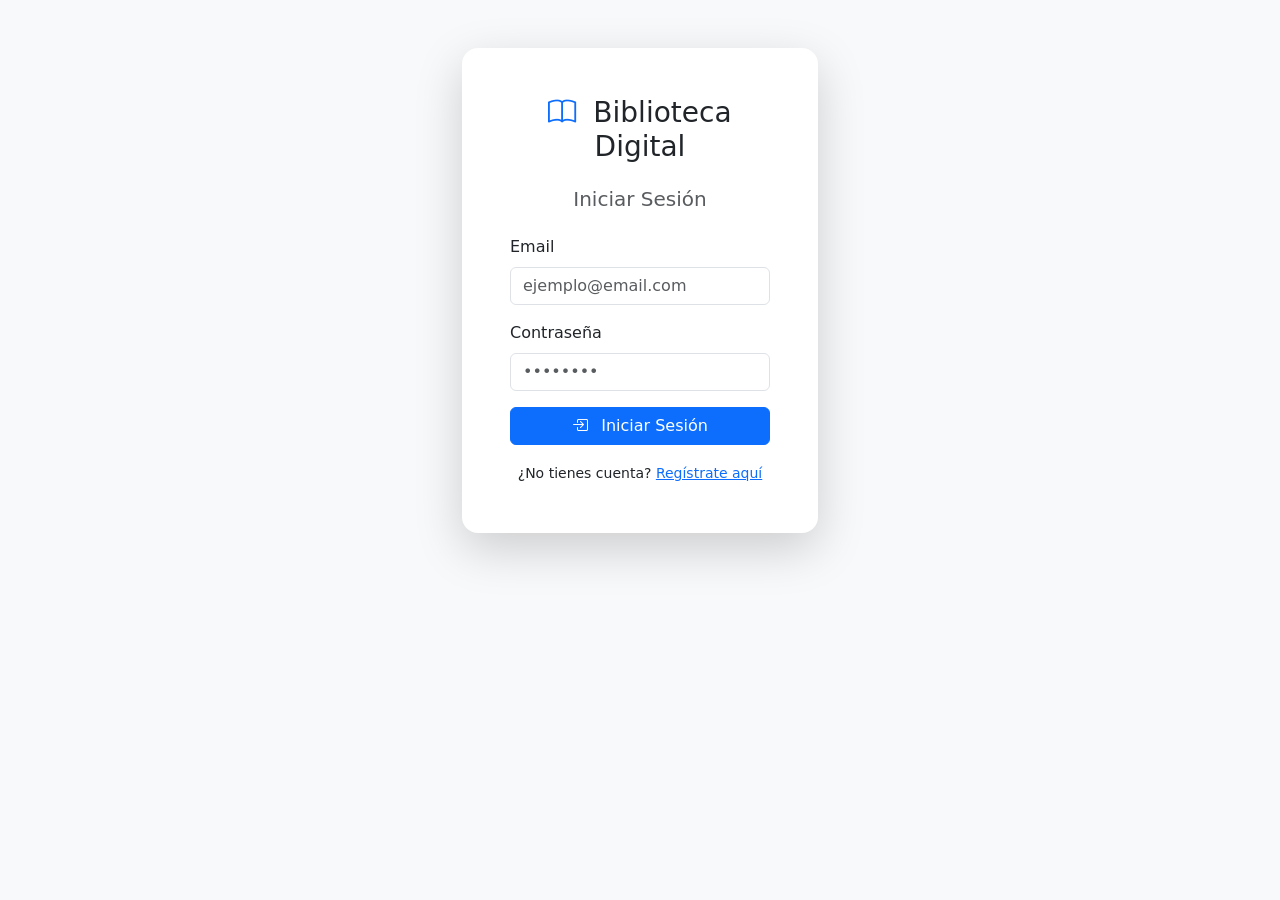
<file: index.html>
<!DOCTYPE html>
<html lang="es">
<head>
    <meta charset="UTF-8">
    <meta name="viewport" content="width=device-width, initial-scale=1.0">
    <title>Biblioteca Digital</title>
</head>
<body>
    <script>
        window.location.href = 'login.html';
    </script>
</body>
</html>
</file>
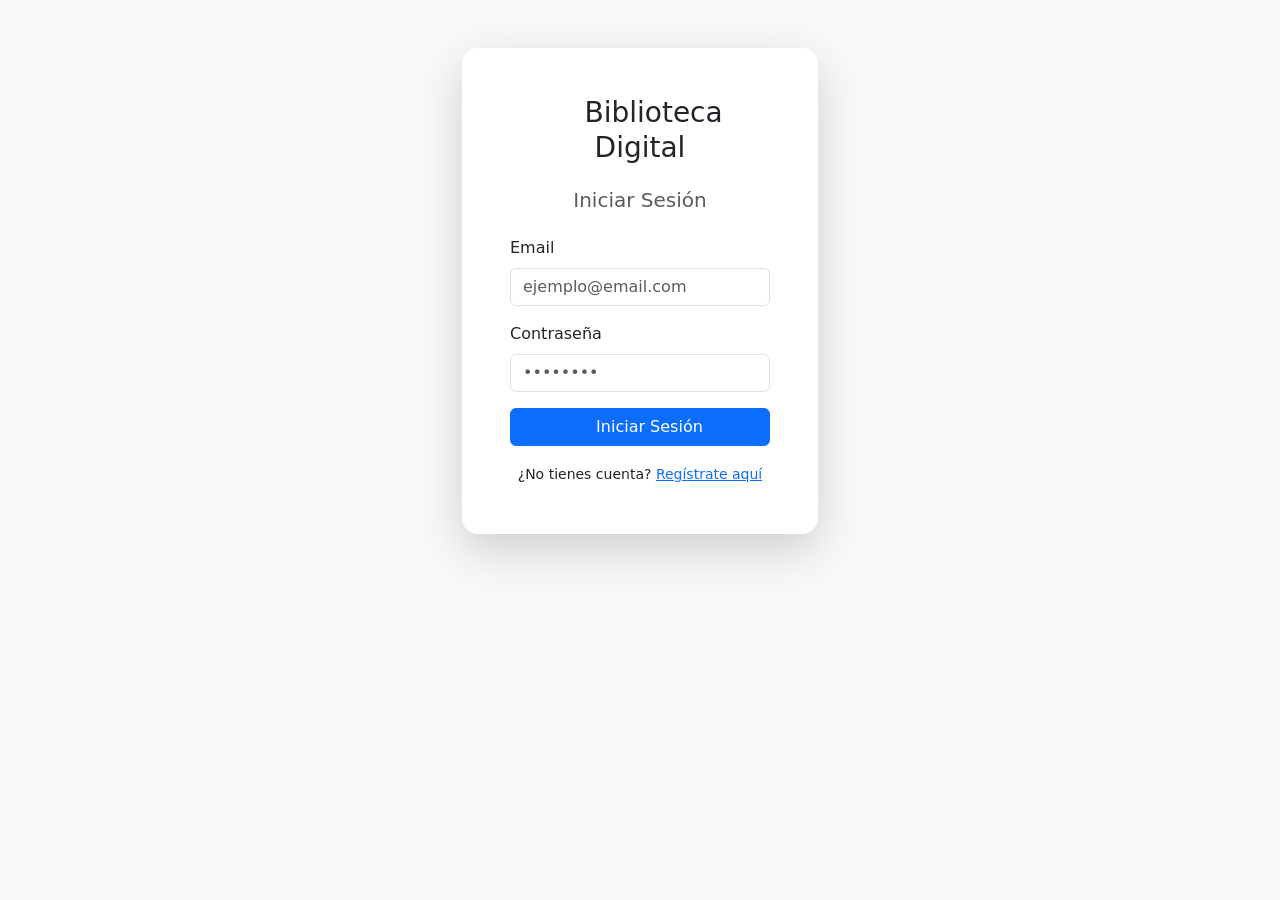
<file: autores.html>
<!DOCTYPE html>
<html lang="es">
<head>
    <meta charset="UTF-8">
    <meta name="viewport" content="width=device-width, initial-scale=1.0">
    <title>Gestión de Autores - Biblioteca Digital</title>
    <link href="https://cdn.jsdelivr.net/npm/bootstrap@5.3.0/dist/css/bootstrap.min.css" rel="stylesheet">
    <link href="https://cdn.jsdelivr.net/npm/bootstrap-icons@1.11.0/font/bootstrap-icons.css" rel="stylesheet">
    <link href="css/style.css" rel="stylesheet">
</head>
<body>
    <!-- Navbar -->
    <nav class="navbar navbar-expand-lg navbar-dark bg-primary shadow">
        <div class="container">
            <a class="navbar-brand fw-bold" href="index.html">
                <i class="bi bi-book me-2"></i>Biblioteca Digital
            </a>
            <button class="navbar-toggler" type="button" data-bs-toggle="collapse" data-bs-target="#navbarNav">
                <span class="navbar-toggler-icon"></span>
            </button>
            <div class="collapse navbar-collapse" id="navbarNav">
                <ul class="navbar-nav me-auto" id="navMenu"></ul>
                <div id="userSection" class="d-flex align-items-center gap-2"></div>
            </div>
        </div>
    </nav>

    <!-- Contenido -->
    <main class="container mt-4" style="padding-bottom: 80px;">
        <div class="d-flex justify-content-between align-items-center mb-4">
            <h2><i class="bi bi-person text-primary me-2"></i>Gestión de Autores</h2>
            <button class="btn btn-primary" id="btnNuevoAutor">
                <i class="bi bi-plus-circle me-2"></i> Nuevo Autor
            </button>
        </div>

        <div id="alertContainer"></div>

        <!-- Formulario (oculto inicialmente) -->
        <div id="formContainer" class="card mb-4 shadow-sm" style="display:none;">
            <div class="card-body">
                <h5 class="card-title" id="formTitle">Nuevo Autor</h5>
                <form id="autorForm">
                    <input type="hidden" id="editId">
                    <div class="mb-3">
                        <label for="nombre" class="form-label">Nombre del Autor *</label>
                        <input type="text" id="nombre" class="form-control" placeholder="Ej: Gabriel García Márquez" required>
                    </div>
                    <div class="d-flex gap-2">
                        <button type="submit" class="btn btn-primary" id="btnGuardarAutor">
                            <i class="bi bi-save me-2"></i> Guardar
                        </button>
                        <button type="button" class="btn btn-secondary" id="btnCancelar">
                            <i class="bi bi-x-circle me-2"></i> Cancelar
                        </button>
                    </div>
                </form>
            </div>
        </div>

        <!-- Lista de autores -->
        <div id="autoresList" class="row">
            <div class="text-center py-5">
                <div class="spinner-border text-primary" role="status">
                    <span class="visually-hidden">Cargando...</span>
                </div>
                <p class="text-muted mt-2">Cargando autores...</p>
            </div>
        </div>
    </main>

    <script src="https://code.jquery.com/jquery-3.7.1.min.js"></script>
    <script src="https://cdn.jsdelivr.net/npm/bootstrap@5.3.0/dist/js/bootstrap.bundle.min.js"></script>
    <script src="js/config.js"></script>
    <script src="js/auth.js"></script>
    <script src="js/autores.js"></script>
</body>
</html>
</file>
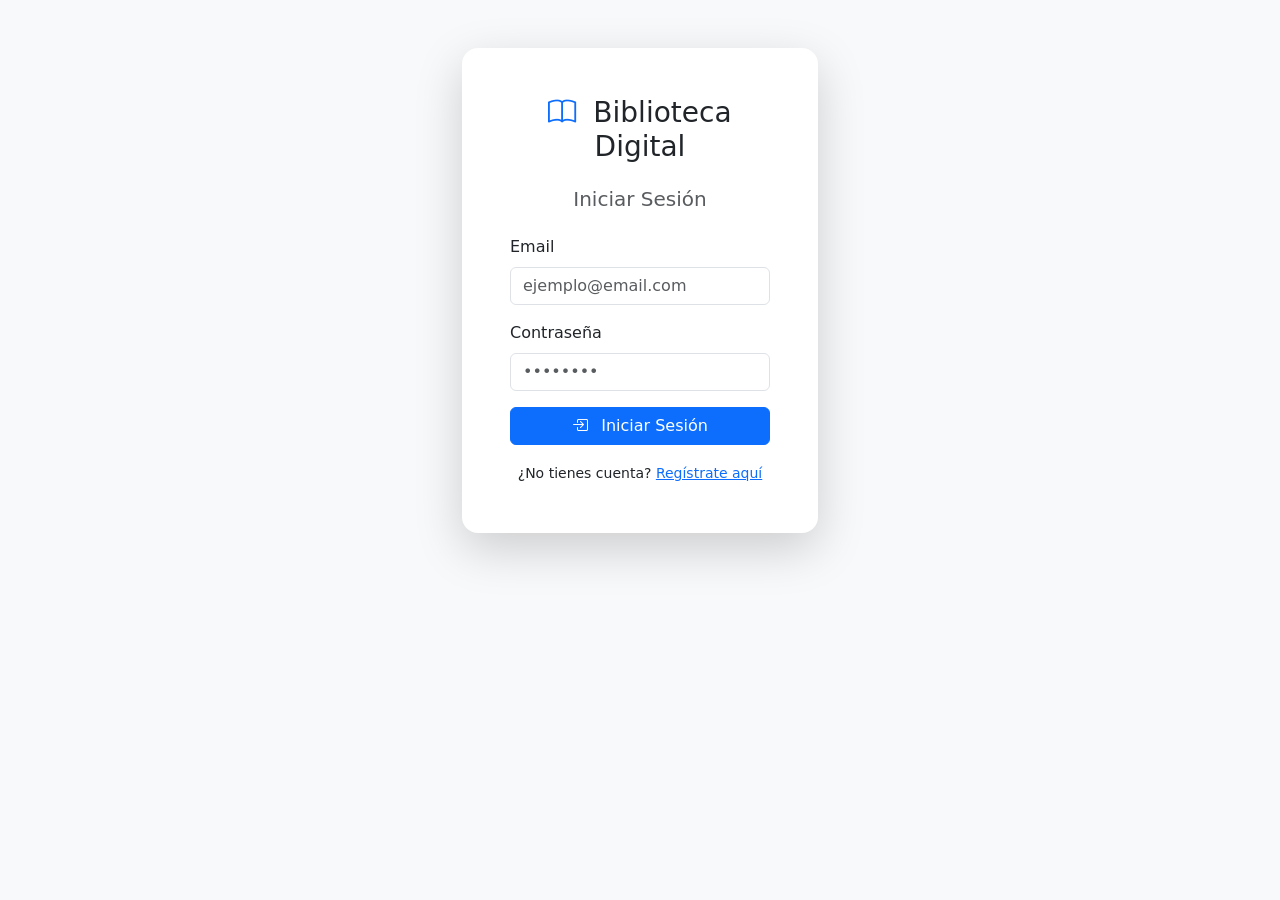
<file: dashboard.html>
<!DOCTYPE html>
<html lang="es">
<head>
    <meta charset="UTF-8">
    <meta name="viewport" content="width=device-width, initial-scale=1.0">
    <title>Dashboard - Biblioteca Digital</title>
    <link href="https://cdn.jsdelivr.net/npm/bootstrap@5.3.0/dist/css/bootstrap.min.css" rel="stylesheet">
    <link href="https://cdn.jsdelivr.net/npm/bootstrap-icons@1.11.0/font/bootstrap-icons.css" rel="stylesheet">
    <link href="css/style.css" rel="stylesheet">
</head>
<body>
    <!-- Navbar -->
    <nav class="navbar navbar-expand-lg navbar-dark bg-primary shadow">
        <div class="container">
            <a class="navbar-brand fw-bold" href="index.html">
                <i class="bi bi-book me-2"></i>Biblioteca Digital
            </a>
            <button class="navbar-toggler" type="button" data-bs-toggle="collapse" data-bs-target="#navbarNav">
                <span class="navbar-toggler-icon"></span>
            </button>
            <div class="collapse navbar-collapse" id="navbarNav">
                <ul class="navbar-nav me-auto" id="navMenu"></ul>
                <div id="userSection" class="d-flex align-items-center gap-2"></div>
            </div>
        </div>
    </nav>

    <!-- Contenido Principal -->
    <main class="container mt-4" style="padding-bottom: 80px;">
        <!-- Título del Dashboard -->
        <div class="row mb-4">
            <div class="col-12">
                <h2 class="mb-2">
                    <i class="bi bi-speedometer2 text-primary me-2"></i>
                    Panel de Control
                </h2>
                <p class="text-muted" id="welcomeMessage">
                    <i class="bi bi-person-circle me-1"></i>
                    Bienvenido a tu panel de control
                </p>
            </div>
        </div>

        <!-- Accesos Rápidos -->
        <div class="row g-4">
            <div class="col-md-4">
                <div class="card shadow-sm h-100 border-0 hover-card">
                    <div class="card-body text-center py-5">
                        <div class="mb-3">
                            <i class="bi bi-people-fill text-primary" style="font-size: 4rem;"></i>
                        </div>
                        <h5 class="card-title fw-bold">Gestionar Autores</h5>
                        <p class="card-text text-muted">Agrega, edita y elimina autores de la biblioteca</p>
                        <a href="autores.html" class="btn btn-primary mt-2">
                            <i class="bi bi-arrow-right me-2"></i>Ir a Autores
                        </a>
                    </div>
                </div>
            </div>

            <div class="col-md-4">
                <div class="card shadow-sm h-100 border-0 hover-card">
                    <div class="card-body text-center py-5">
                        <div class="mb-3">
                            <i class="bi bi-book-fill text-success" style="font-size: 4rem;"></i>
                        </div>
                        <h5 class="card-title fw-bold">Gestionar Libros</h5>
                        <p class="card-text text-muted">Agrega, edita y elimina libros del catálogo</p>
                        <a href="libros.html" class="btn btn-success mt-2">
                            <i class="bi bi-arrow-right me-2"></i>Ir a Libros
                        </a>
                    </div>
                </div>
            </div>

            <div class="col-md-4">
                <div class="card shadow-sm h-100 border-0 hover-card">
                    <div class="card-body text-center py-5">
                        <div class="mb-3">
                            <i class="bi bi-arrow-left-right-fill text-warning" style="font-size: 4rem;"></i>
                        </div>
                        <h5 class="card-title fw-bold">Gestionar Préstamos</h5>
                        <p class="card-text text-muted">Registra préstamos y gestiona devoluciones</p>
                        <a href="prestamos.html" class="btn btn-warning mt-2">
                            <i class="bi bi-arrow-right me-2"></i>Ir a Préstamos
                        </a>
                    </div>
                </div>
            </div>
        </div>
    </main>

    <!-- Scripts -->
    <script src="https://code.jquery.com/jquery-3.7.1.min.js"></script>
    <script src="https://cdn.jsdelivr.net/npm/bootstrap@5.3.0/dist/js/bootstrap.bundle.min.js"></script>
    <script src="js/config.js"></script>
    <script src="js/auth.js"></script>
    <script src="js/dashboard.js"></script>
</body>
</html>
</file>
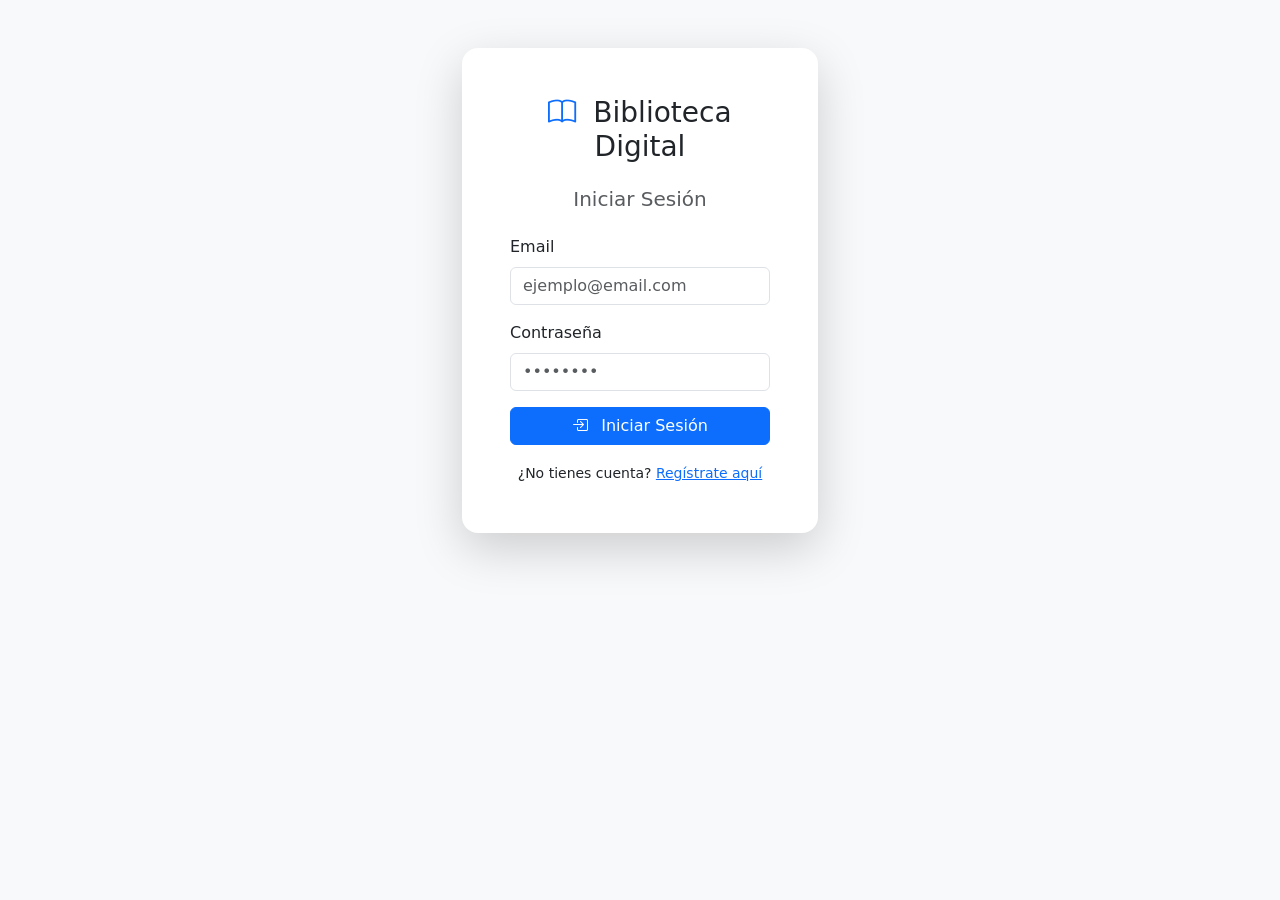
<file: libros.html>
<!DOCTYPE html>
<html lang="es">
<head><meta charset="UTF-8"><meta name="viewport" content="width=device-width, initial-scale=1.0"><title>Libros</title>
<link href="https://cdn.jsdelivr.net/npm/bootstrap@5.3.0/dist/css/bootstrap.min.css" rel="stylesheet">
<link href="https://cdn.jsdelivr.net/npm/bootstrap-icons@1.11.0/font/bootstrap-icons.css" rel="stylesheet">
<link href="css/style.css" rel="stylesheet">
</head>
<body>
<nav class="navbar navbar-expand-lg navbar-dark bg-primary shadow"><div class="container">
<a class="navbar-brand fw-bold" href="index.html"><i class="bi bi-book me-2"></i>Biblioteca Digital</a>
<button class="navbar-toggler" type="button" data-bs-toggle="collapse" data-bs-target="#navbarNav"><span class="navbar-toggler-icon"></span></button>
<div class="collapse navbar-collapse" id="navbarNav"><ul class="navbar-nav me-auto" id="navMenu"></ul><div id="userSection" class="d-flex align-items-center gap-2"></div></div>
</div></nav>
<main class="container mt-4" style="padding-bottom:80px;">
<div class="d-flex justify-content-between align-items-center mb-4 flex-wrap gap-2">
<h2><i class="bi bi-book text-primary me-2"></i>Gestión de Libros</h2>
<button class="btn btn-primary" id="btnNuevoLibro"><i class="bi bi-plus-circle me-2"></i> Nuevo Libro</button>
</div>
<div class="mb-4"><div class="input-group">
<input type="text" id="searchInput" class="form-control" placeholder="Buscar por título, ISBN o autor...">
<button class="btn btn-primary" id="btnBuscar"><i class="bi bi-search"></i> Buscar</button>
<button class="btn btn-secondary" id="btnLimpiarBusqueda"><i class="bi bi-x"></i> Limpiar</button>
</div></div>
<div id="alertContainer"></div>
<div id="formContainer" class="card mb-4 shadow-sm" style="display:none;"><div class="card-body"><h5 class="card-title" id="formTitle">Nuevo Libro</h5>
<form id="libroForm"><input type="hidden" id="editId">
<div class="row"><div class="col-md-6 mb-3"><label for="titulo" class="form-label">Título *</label><input type="text" id="titulo" class="form-control" placeholder="Ej: Cien años de soledad" required></div>
<div class="col-md-6 mb-3"><label for="isbn" class="form-label">ISBN *</label><input type="text" id="isbn" class="form-control" placeholder="978-84-376-0494-7" required></div>
<div class="col-md-6 mb-3"><label for="id_autor" class="form-label">Autor *</label><select id="id_autor" class="form-select" required><option value="">Selecciona un autor</option></select></div>
<div class="col-md-6 mb-3"><label for="disponibles" class="form-label">Cantidad Disponible</label><input type="number" id="disponibles" class="form-control" value="1" min="0"></div></div>
<div class="d-flex gap-2"><button type="submit" class="btn btn-primary" id="btnGuardarLibro"><i class="bi bi-save me-2"></i> Guardar</button><button type="button" class="btn btn-secondary" id="btnCancelar"><i class="bi bi-x-circle me-2"></i> Cancelar</button></div></form></div></div>
<div id="librosList" class="row"><div class="text-center py-5"><div class="spinner-border text-primary" role="status"><span class="visually-hidden">Cargando...</span></div><p class="text-muted mt-2">Cargando libros...</p></div></div>
</main>
<script src="https://code.jquery.com/jquery-3.7.1.min.js"></script>
<script src="https://cdn.jsdelivr.net/npm/bootstrap@5.3.0/dist/js/bootstrap.bundle.min.js"></script>
<script src="js/config.js"></script>
<script src="js/auth.js"></script>
<script src="js/libros.js"></script>
</body>
</html>
</file>
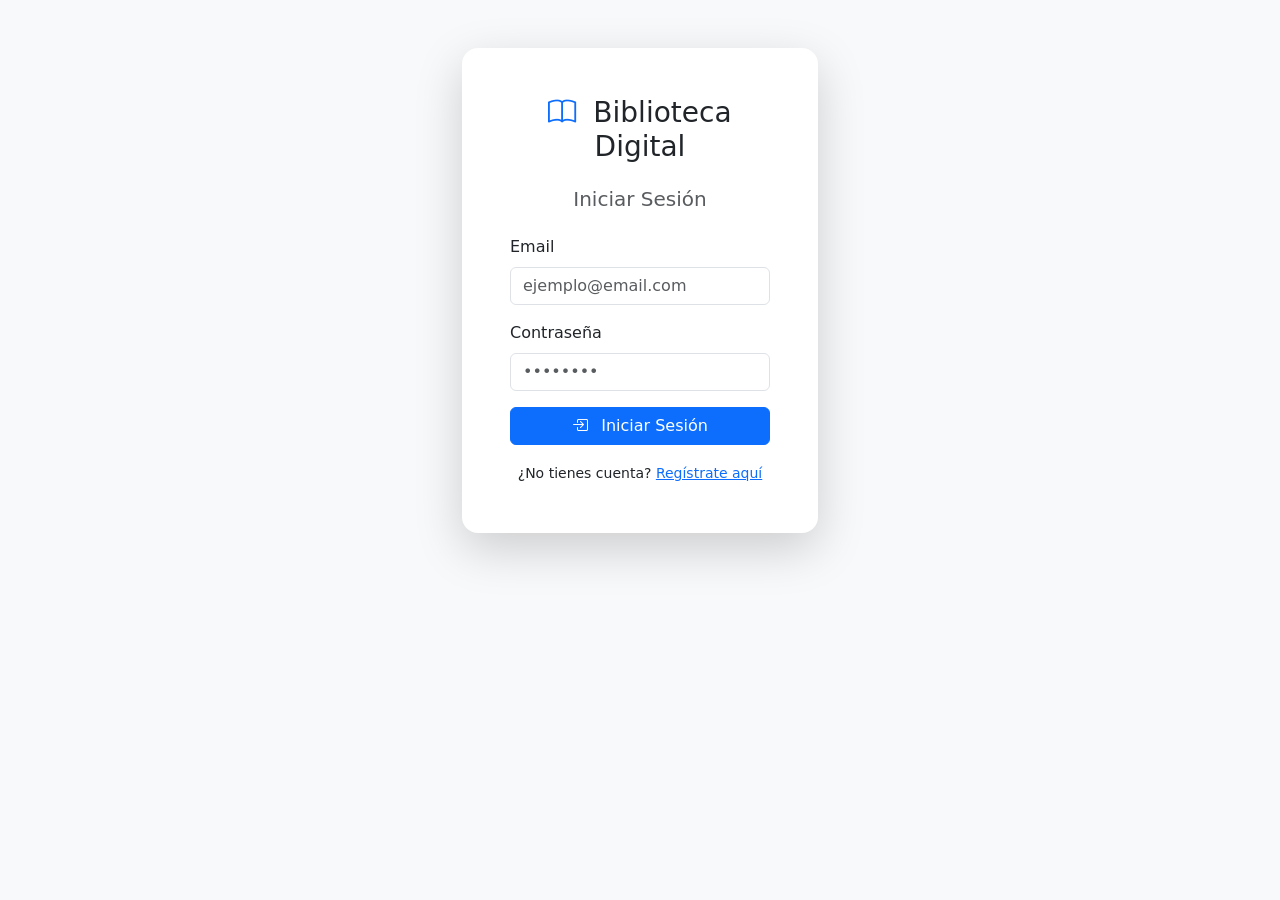
<file: login.html>
<!DOCTYPE html>
<html lang="es">
<head>
    <meta charset="UTF-8">
    <meta name="viewport" content="width=device-width, initial-scale=1.0">
    <title>Login - Biblioteca Digital</title>
    <link href="https://cdn.jsdelivr.net/npm/bootstrap@5.3.0/dist/css/bootstrap.min.css" rel="stylesheet">
    <link href="https://cdn.jsdelivr.net/npm/bootstrap-icons@1.11.0/font/bootstrap-icons.css" rel="stylesheet">
    <link href="css/style.css" rel="stylesheet">
</head>
<body>
    <div class="container">
        <div class="row justify-content-center mt-5">
            <div class="col-md-6 col-lg-4">
                <div class="card shadow-lg border-0 rounded-4">
                    <div class="card-body p-5">
                        <h3 class="text-center mb-4">
                            <i class="bi bi-book text-primary me-2"></i>
                            Biblioteca Digital
                        </h3>
                        <h5 class="text-center text-muted mb-4">Iniciar Sesión</h5>

                        <div id="alertContainer"></div>

                        <form id="loginForm">
                            <div class="mb-3">
                                <label for="email" class="form-label">Email</label>
                                <input type="email" id="email" class="form-control" placeholder="ejemplo@email.com" required>
                            </div>
                            <div class="mb-3">
                                <label for="password" class="form-label">Contraseña</label>
                                <input type="password" id="password" class="form-control" placeholder="••••••••" required>
                            </div>
                            <button type="submit" class="btn btn-primary w-100" id="loginBtn">
                                <i class="bi bi-box-arrow-in-right me-2"></i> Iniciar Sesión
                            </button>
                        </form>

                        <div class="text-center mt-3">
                            <small>¿No tienes cuenta? <a href="register.html">Regístrate aquí</a></small>
                        </div>
                    </div>
                </div>
            </div>
        </div>
    </div>

    <script src="https://code.jquery.com/jquery-3.7.1.min.js"></script>
    <script src="https://cdn.jsdelivr.net/npm/bootstrap@5.3.0/dist/js/bootstrap.bundle.min.js"></script>
    <script src="js/config.js"></script>
    <script>
    $(document).ready(function() {
        // Verificar que apiRequest existe
        if (typeof apiRequest === 'undefined') {
            $('#alertContainer').html(`
                <div class="alert alert-danger" role="alert">
                    <i class="bi bi-exclamation-triangle-fill me-2"></i>
                    Error de configuración. Verifica que config.js se cargó.
                </div>
            `);
            return;
        }

        // Si ya está autenticado, redirigir
        const token = localStorage.getItem('token');
        if (token) {
            window.location.href = 'dashboard.html';
            return;
        }

        $('#loginForm').on('submit', async function(e) {
            e.preventDefault();
            
            const email = $('#email').val().trim();
            const password = $('#password').val();
            const btn = $('#loginBtn');
            const alertContainer = $('#alertContainer');
            
            // Validaciones básicas
            if (!email || !password) {
                showAlert('danger', 'Por favor ingresa email y contraseña');
                return;
            }
            
            // Deshabilitar botón y mostrar spinner
            btn.prop('disabled', true).html('<span class="spinner-border spinner-border-sm me-2"></span> Validando...');
            alertContainer.empty();
            
            try {
                console.log('🔐 Intentando login con:', { email });
                
                // Hacer la petición directamente con fetch para más control
                const response = await fetch('http://localhost:3010/auth/login', {
                    method: 'POST',
                    headers: {
                        'Content-Type': 'application/json',
                    },
                    body: JSON.stringify({ email, password })
                });
                
                console.log('📡 Status:', response.status);
                
                // Leer la respuesta como JSON
                const result = await response.json();
                console.log('📦 Respuesta:', result);
                
                // Verificar si hay error
                if (result.error) {
                    throw new Error(result.mensaje || 'Error en el login');
                }
                
                // Guardar token y usuario
                localStorage.setItem('token', result.token);
                localStorage.setItem('user', JSON.stringify(result.user));
                
                console.log('✅ Login exitoso, redirigiendo...');
                
                // Redirigir al dashboard
                window.location.href = 'dashboard.html';
                
            } catch (error) {
                console.error('❌ Error en login:', error);
                
                let mensaje = error.message || 'Error al iniciar sesión';
                
                // Mensajes más amigables
                if (mensaje.includes('401') || mensaje.includes('Credenciales incorrectas')) {
                    mensaje = '❌ Email o contraseña incorrectos';
                } else if (mensaje.includes('NetworkError') || mensaje.includes('Failed to fetch')) {
                    mensaje = '❌ Error de conexión. ¿La API está corriendo?';
                } else if (mensaje.includes('500')) {
                    mensaje = '❌ Error interno del servidor';
                }
                
                showAlert('danger', mensaje);
                
                // Restaurar botón
                btn.prop('disabled', false).html('<i class="bi bi-box-arrow-in-right me-2"></i> Iniciar Sesión');
            }
        });

        function showAlert(type, message) {
            const container = $('#alertContainer');
            container.html(`
                <div class="alert alert-${type} alert-dismissible fade show" role="alert">
                    <i class="bi bi-${type === 'danger' ? 'exclamation-triangle' : 'check-circle'}-fill me-2"></i>
                    ${message}
                    <button type="button" class="btn-close" data-bs-dismiss="alert"></button>
                </div>
            `);
            
            // Auto-cerrar después de 5 segundos
            setTimeout(() => {
                container.find('.alert').alert('close');
            }, 5000);
        }
    });
    </script>
</body>
</html>
</file>
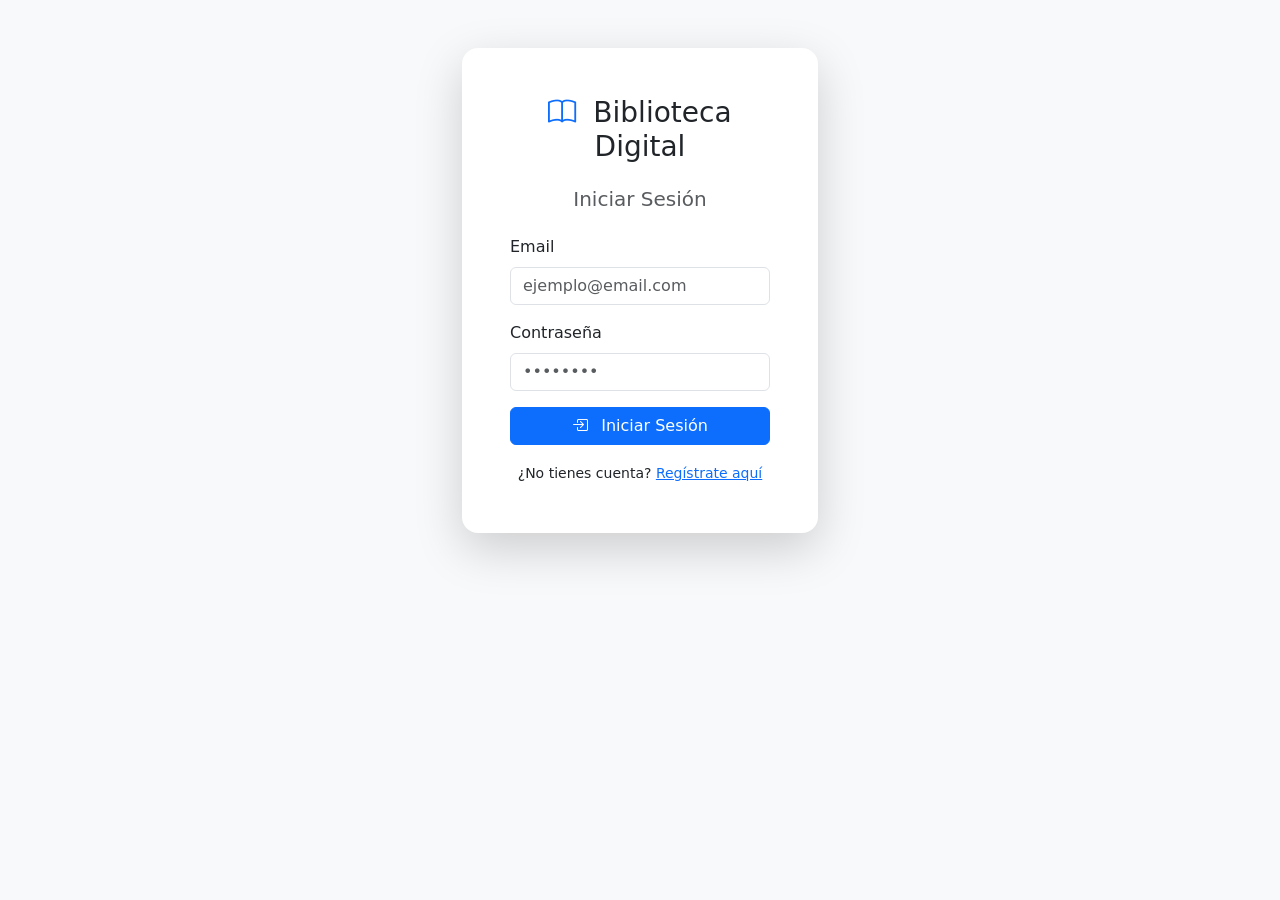
<file: prestamos.html>
<!DOCTYPE html>
<html lang="es">
<head><meta charset="UTF-8"><meta name="viewport" content="width=device-width, initial-scale=1.0"><title>Préstamos</title>
<link href="https://cdn.jsdelivr.net/npm/bootstrap@5.3.0/dist/css/bootstrap.min.css" rel="stylesheet">
<link href="https://cdn.jsdelivr.net/npm/bootstrap-icons@1.11.0/font/bootstrap-icons.css" rel="stylesheet">
<link href="css/style.css" rel="stylesheet">
</head>
<body>
<nav class="navbar navbar-expand-lg navbar-dark bg-primary shadow"><div class="container">
<a class="navbar-brand fw-bold" href="index.html"><i class="bi bi-book me-2"></i>Biblioteca Digital</a>
<button class="navbar-toggler" type="button" data-bs-toggle="collapse" data-bs-target="#navbarNav"><span class="navbar-toggler-icon"></span></button>
<div class="collapse navbar-collapse" id="navbarNav"><ul class="navbar-nav me-auto" id="navMenu"></ul><div id="userSection" class="d-flex align-items-center gap-2"></div></div>
</div></nav>
<main class="container mt-4" style="padding-bottom:80px;">
<div class="row"><div class="col-lg-4">
<div class="card shadow-sm mb-4"><div class="card-body"><h5 class="card-title"><i class="bi bi-plus-circle me-2"></i>Nuevo Préstamo</h5>
<div id="prestamoAlert"></div>
<form id="prestamoForm"><div class="mb-3"><label for="libroSelect" class="form-label">Seleccionar Libro *</label><select id="libroSelect" class="form-select" required><option value="">-- Selecciona un libro --</option></select></div>
<div class="mb-3"><label for="fechaDevolucion" class="form-label">Fecha de Devolución (opcional)</label><input type="date" id="fechaDevolucion" class="form-control"><small class="text-muted">Si no se especifica, será en 7 días</small></div>
<button type="submit" class="btn btn-primary w-100" id="btnRegistrarPrestamo"><i class="bi bi-plus-circle me-2"></i> Registrar Préstamo</button></form></div></div></div>
<div class="col-lg-8"><div class="d-flex justify-content-between align-items-center mb-3"><h2><i class="bi bi-arrow-left-right text-primary me-2"></i>Mis Préstamos</h2><span class="badge bg-primary" id="totalPrestamos">Total: 0</span></div>
<div id="prestamosList"><div class="text-center py-5"><div class="spinner-border text-primary" role="status"><span class="visually-hidden">Cargando...</span></div><p class="text-muted mt-2">Cargando préstamos...</p></div></div></div></div>
</main>
<script src="https://code.jquery.com/jquery-3.7.1.min.js"></script>
<script src="https://cdn.jsdelivr.net/npm/bootstrap@5.3.0/dist/js/bootstrap.bundle.min.js"></script>
<script src="js/config.js"></script>
<script src="js/auth.js"></script>
<script src="js/prestamos.js"></script>
</body>
</html>
</file>
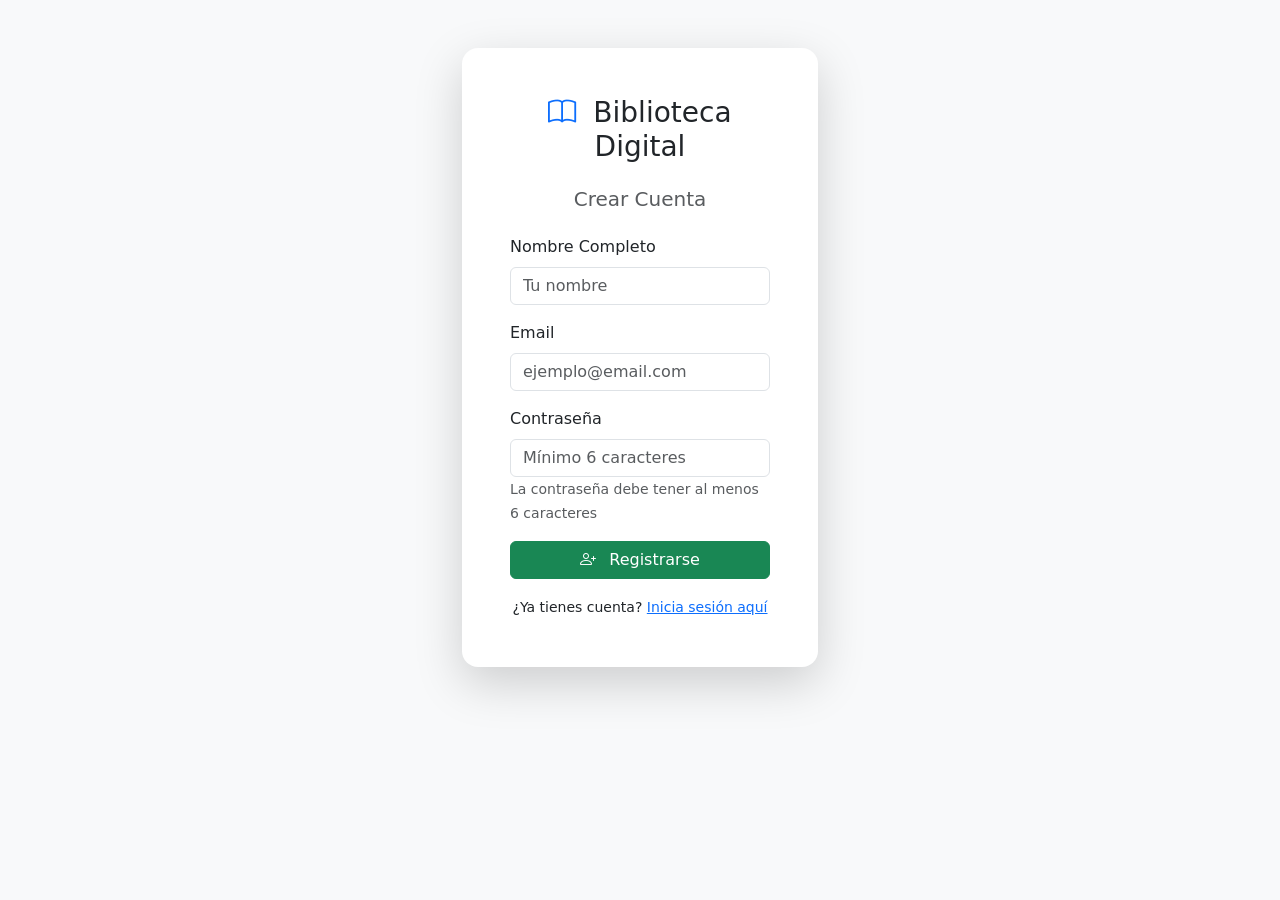
<file: register.html>
<!DOCTYPE html>
<html lang="es">
<head>
    <meta charset="UTF-8">
    <meta name="viewport" content="width=device-width, initial-scale=1.0">
    <title>Registro - Biblioteca Digital</title>
    <link href="https://cdn.jsdelivr.net/npm/bootstrap@5.3.0/dist/css/bootstrap.min.css" rel="stylesheet">
    <link href="https://cdn.jsdelivr.net/npm/bootstrap-icons@1.11.0/font/bootstrap-icons.css" rel="stylesheet">
    <link href="css/style.css" rel="stylesheet">
</head>
<body>
    <div class="container">
        <div class="row justify-content-center mt-5">
            <div class="col-md-6 col-lg-4">
                <div class="card shadow-lg border-0 rounded-4">
                    <div class="card-body p-5">
                        <h3 class="text-center mb-4">
                            <i class="bi bi-book text-primary me-2"></i>
                            Biblioteca Digital
                        </h3>
                        <h5 class="text-center text-muted mb-4">Crear Cuenta</h5>

                        <div id="alertContainer"></div>

                        <form id="registerForm">
                            <div class="mb-3">
                                <label for="nombre" class="form-label">Nombre Completo</label>
                                <input type="text" id="nombre" class="form-control" placeholder="Tu nombre" required>
                            </div>
                            <div class="mb-3">
                                <label for="email" class="form-label">Email</label>
                                <input type="email" id="email" class="form-control" placeholder="ejemplo@email.com" required>
                            </div>
                            <div class="mb-3">
                                <label for="password" class="form-label">Contraseña</label>
                                <input type="password" id="password" class="form-control" placeholder="Mínimo 6 caracteres" required>
                                <small class="text-muted">La contraseña debe tener al menos 6 caracteres</small>
                            </div>
                            <button type="submit" class="btn btn-success w-100" id="registerBtn">
                                <i class="bi bi-person-plus me-2"></i> Registrarse
                            </button>
                        </form>

                        <div class="text-center mt-3">
                            <small>¿Ya tienes cuenta? <a href="login.html">Inicia sesión aquí</a></small>
                        </div>
                    </div>
                </div>
            </div>
        </div>
    </div>

    <script src="https://code.jquery.com/jquery-3.7.1.min.js"></script>
    <script src="https://cdn.jsdelivr.net/npm/bootstrap@5.3.0/dist/js/bootstrap.bundle.min.js"></script>
    <script src="js/config.js"></script>
    <script src="js/auth.js"></script>
    <script>
    $(document).ready(function() {
        // Si ya está autenticado, redirigir al dashboard
        if (typeof isAuthenticated !== 'undefined' && isAuthenticated()) {
            window.location.href = 'dashboard.html';
            return;
        }

        $('#registerForm').on('submit', async function(e) {
            e.preventDefault();
            
            const nombre = $('#nombre').val().trim();
            const email = $('#email').val().trim();
            const password = $('#password').val();
            const btn = $('#registerBtn');
            
            // Validaciones
            if (!nombre || nombre.length < 2) {
                showAlert('danger', 'Por favor ingresa tu nombre completo');
                return;
            }
            
            if (!email) {
                showAlert('danger', 'Por favor ingresa tu email');
                return;
            }
            
            if (password.length < 6) {
                showAlert('danger', 'La contraseña debe tener al menos 6 caracteres');
                return;
            }
            
            btn.prop('disabled', true).html('<span class="spinner-border spinner-border-sm me-2"></span> Registrando...');
            
            try {
                const result = await apiRequest('POST', '/auth/register', {
                    nombre: nombre,
                    email: email,
                    password: password
                });
                
                localStorage.setItem('token', result.token);
                localStorage.setItem('user', JSON.stringify(result.user));
                
                window.location.href = 'dashboard.html';
                
            } catch (error) {
                showAlert('danger', error.message || 'Error al registrarse');
                btn.prop('disabled', false).html('<i class="bi bi-person-plus me-2"></i> Registrarse');
            }
        });

        function showAlert(type, message) {
            const container = $('#alertContainer');
            container.html(`
                <div class="alert alert-${type} alert-dismissible fade show" role="alert">
                    <i class="bi bi-${type === 'danger' ? 'exclamation-triangle' : 'check-circle'}-fill me-2"></i>
                    ${message}
                    <button type="button" class="btn-close" data-bs-dismiss="alert"></button>
                </div>
            `);
            
            setTimeout(() => {
                container.find('.alert').alert('close');
            }, 5000);
        }
    });
    </script>
</body>
</html>
</file>
<file: css/style.css>
body {
    background-color: #f8f9fa;
}

.card {
    transition: transform 0.2s, box-shadow 0.2s;
}

.card:hover {
    transform: translateY(-2px);
    box-shadow: 0 8px 20px rgba(0, 0, 0, 0.1) !important;
}

.form-control:focus, .form-select:focus {
    border-color: #86b7fe;
    box-shadow: 0 0 0 0.25rem rgba(13, 110, 253, 0.25);
}

/* Estilos para el navbar */
.navbar-brand {
    font-weight: bold;
}

/* Estilos para las tarjetas de estadísticas */
.display-6 {
    font-size: 2.5rem;
    font-weight: 300;
}

/* Estilos para tarjetas del dashboard */
.hover-card {
    transition: transform 0.3s ease, box-shadow 0.3s ease;
}

.hover-card:hover {
    transform: translateY(-5px);
    box-shadow: 0 10px 30px rgba(0, 0, 0, 0.15) !important;
}

.hover-card .card-body {
    border-radius: 12px;
}

.hover-card .btn {
    border-radius: 25px;
    padding: 8px 25px;
}
</file>
